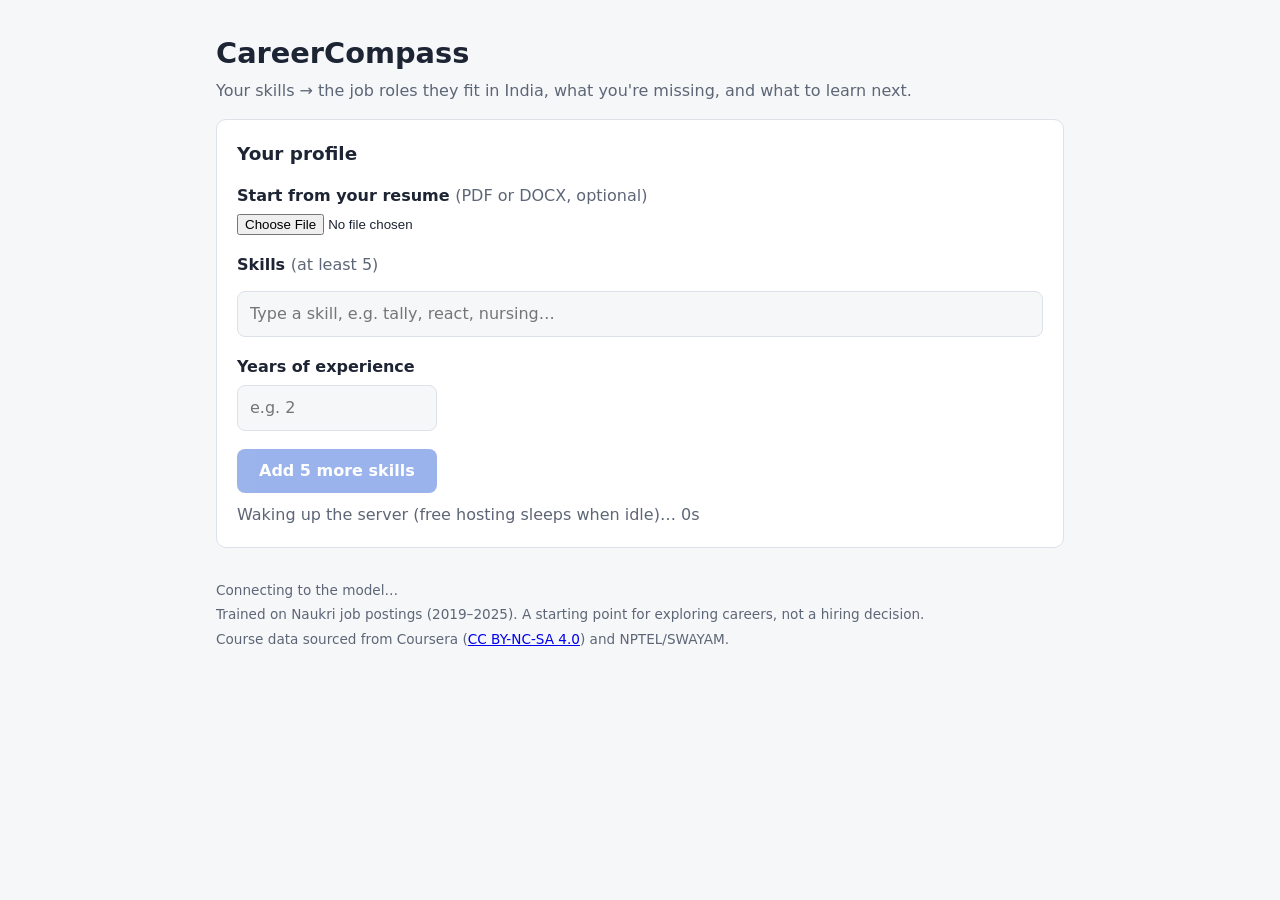
<file: frontend/index.html>
<!doctype html>
<html lang="en">
<head>
  <meta charset="utf-8">
  <meta name="viewport" content="width=device-width, initial-scale=1">
  <title>CareerCompass</title>
  <meta name="description" content="Find job roles that match your skills, see your skill gap and what to learn next.">
  <link rel="icon" href="data:image/svg+xml,%3Csvg xmlns='http://www.w3.org/2000/svg' viewBox='0 0 16 16'%3E%3Ccircle cx='8' cy='8' r='7' fill='%232459d6'/%3E%3C/svg%3E">
  <link rel="stylesheet" href="style.css">
  <!-- config.js sets window.API_URL. Render writes it at deploy time (render.yaml); the committed
       file points at a local API (uv run uvicorn src.serving.app:app). -->
  <script src="config.js"></script>
  <script src="app.js" defer></script>
</head>
<body>
  <header class="site-header">
    <div class="wrap">
      <h1>CareerCompass</h1>
      <p class="tagline">Your skills → the job roles they fit in India, what you're missing, and what to learn next.</p>
    </div>
  </header>

  <main class="wrap">
    <section class="card" aria-labelledby="input-title">
      <h2 id="input-title">Your profile</h2>

      <div class="field">
        <label for="resume">Start from your resume <span class="muted">(PDF or DOCX, optional)</span></label>
        <div class="resume-row">
          <input id="resume" type="file" accept=".pdf,.docx">
          <span id="resume-status" class="muted" aria-live="polite"></span>
        </div>
      </div>

      <div class="field">
        <label for="skill-input">Skills <span class="muted">(at least <span id="min-skills">5</span>)</span></label>
        <div class="chips" id="chips" aria-live="polite"></div>
        <div class="combo">
          <input id="skill-input" type="text" autocomplete="off" placeholder="Type a skill, e.g. tally, react, nursing…"
                 role="combobox" aria-expanded="false" aria-controls="suggestions" aria-autocomplete="list">
          <ul id="suggestions" class="suggestions" role="listbox" hidden></ul>
        </div>
      </div>

      <div class="field narrow">
        <label for="experience">Years of experience</label>
        <input id="experience" type="number" min="0" max="60" step="1" placeholder="e.g. 2">
      </div>

      <button id="analyze" class="primary" disabled>Analyze</button>
      <p id="status" class="status" aria-live="polite"></p>
    </section>

    <section id="results" aria-live="polite" hidden>
      <div id="low-confidence" class="notice" hidden>
        The model isn't very sure about these. Add a few more specific skills for a sharper answer.
      </div>
      <div id="result-cards" class="results"></div>
    </section>
  </main>

  <footer class="wrap footer">
    <p id="model-info" class="muted">Connecting to the model…</p>
    <p class="muted">Trained on Naukri job postings (2019–2025). A starting point for exploring careers, not a hiring decision.</p>
    <p class="muted">Course data sourced from Coursera (<a href="https://creativecommons.org/licenses/by-nc-sa/4.0/" rel="noopener">CC BY-NC-SA 4.0</a>) and NPTEL/SWAYAM.</p>
  </footer>
</body>
</html>
</file>
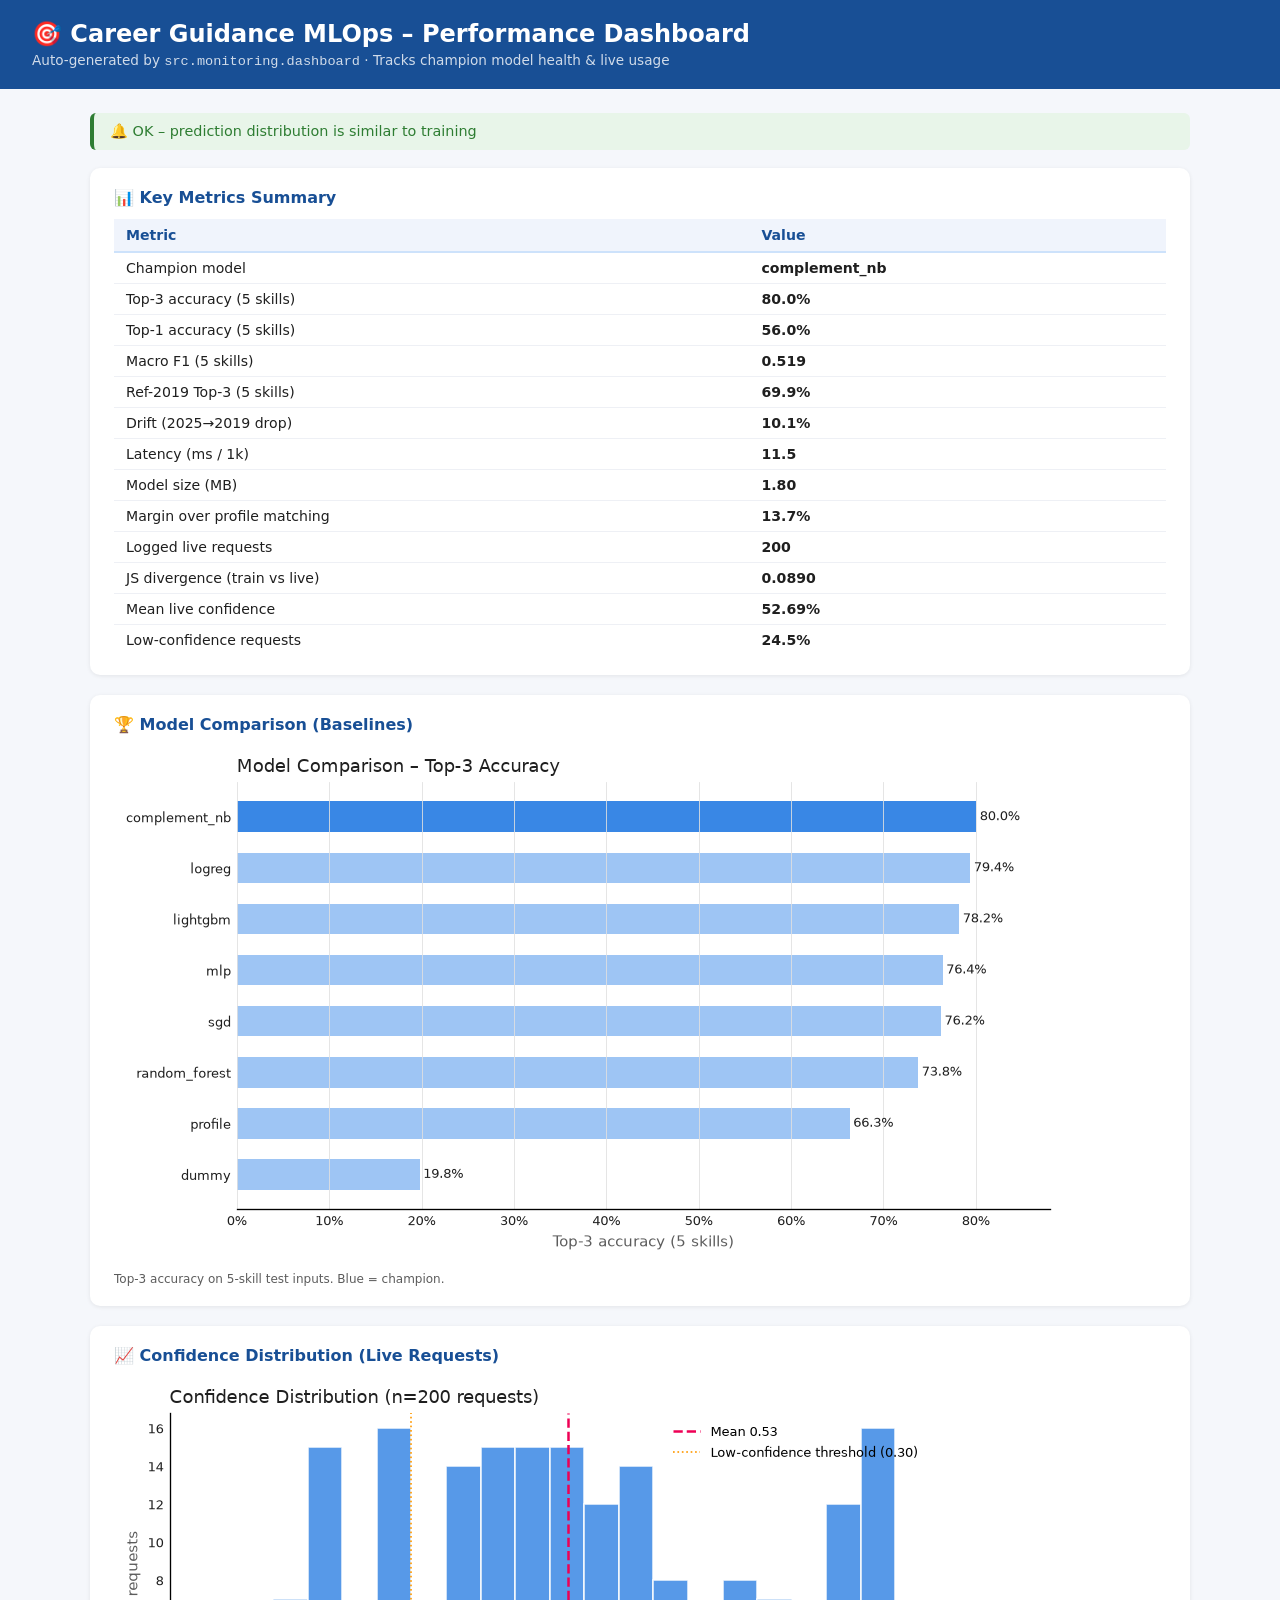
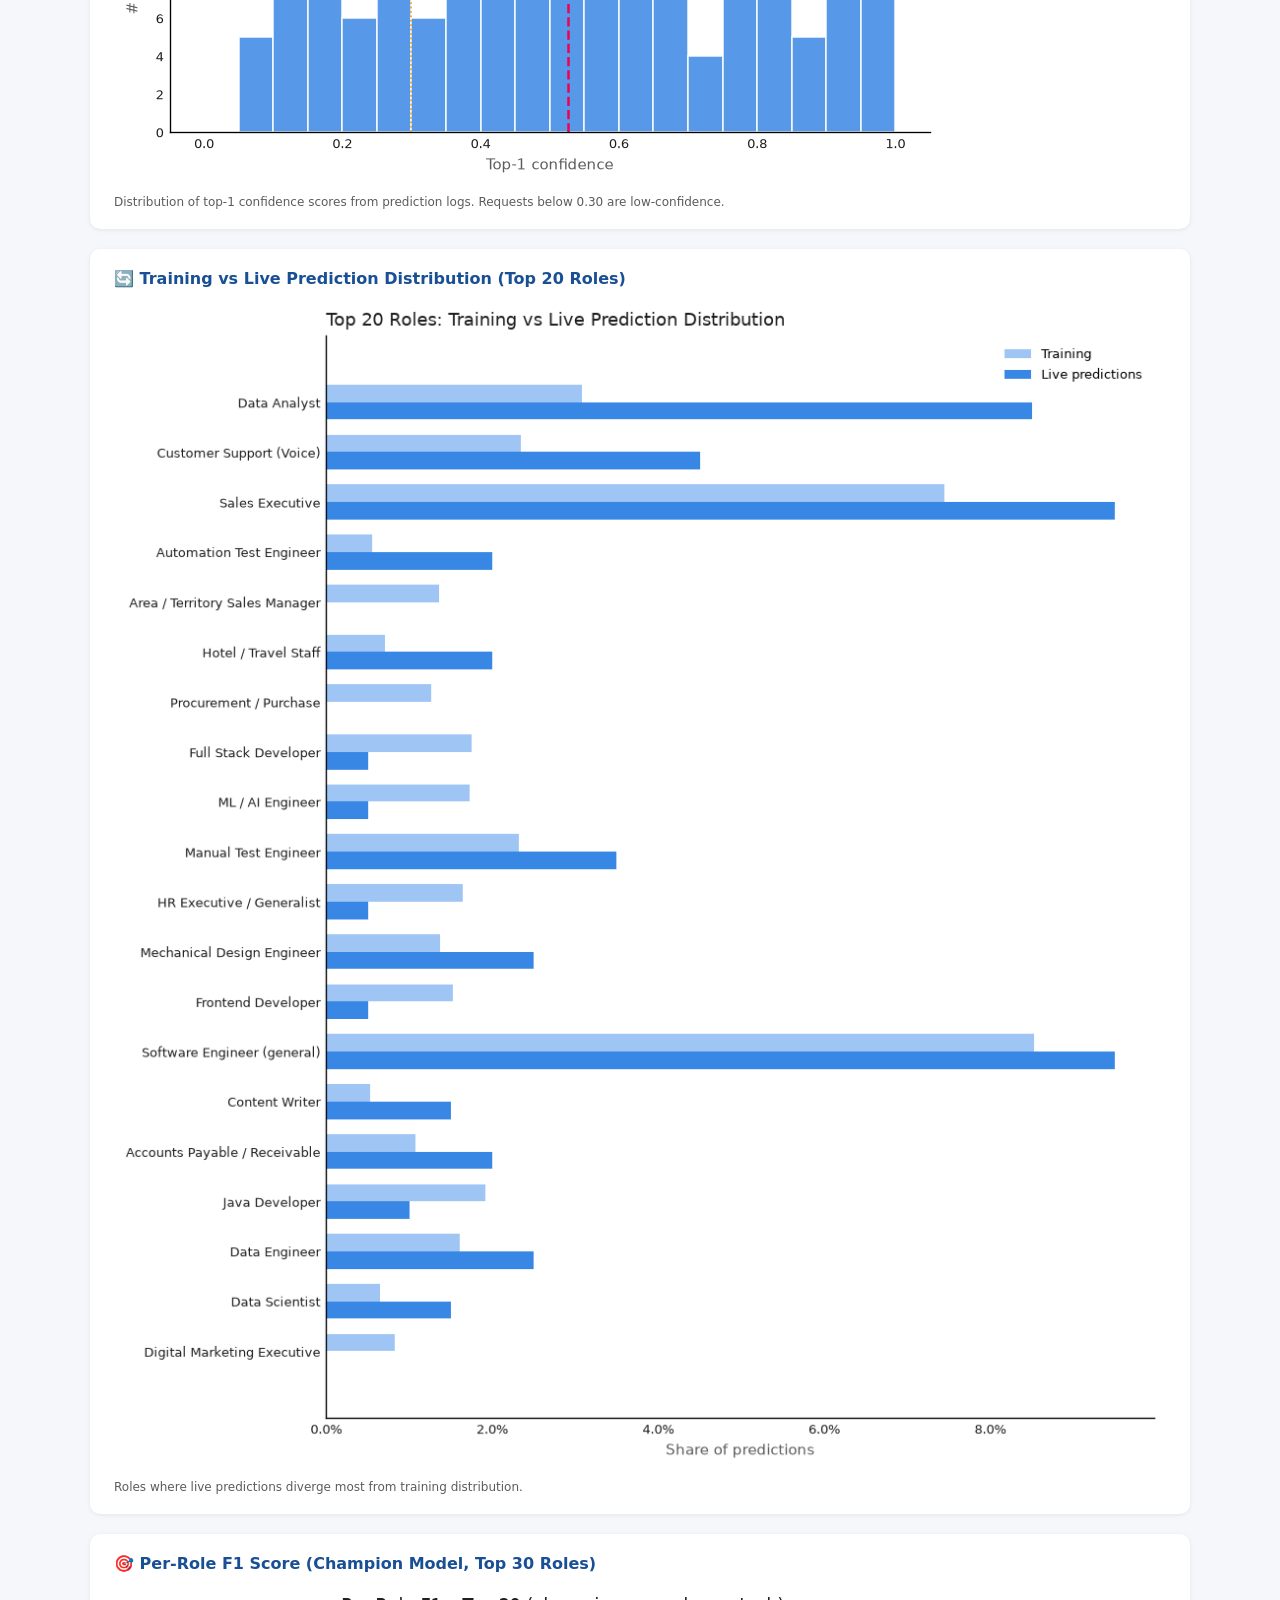
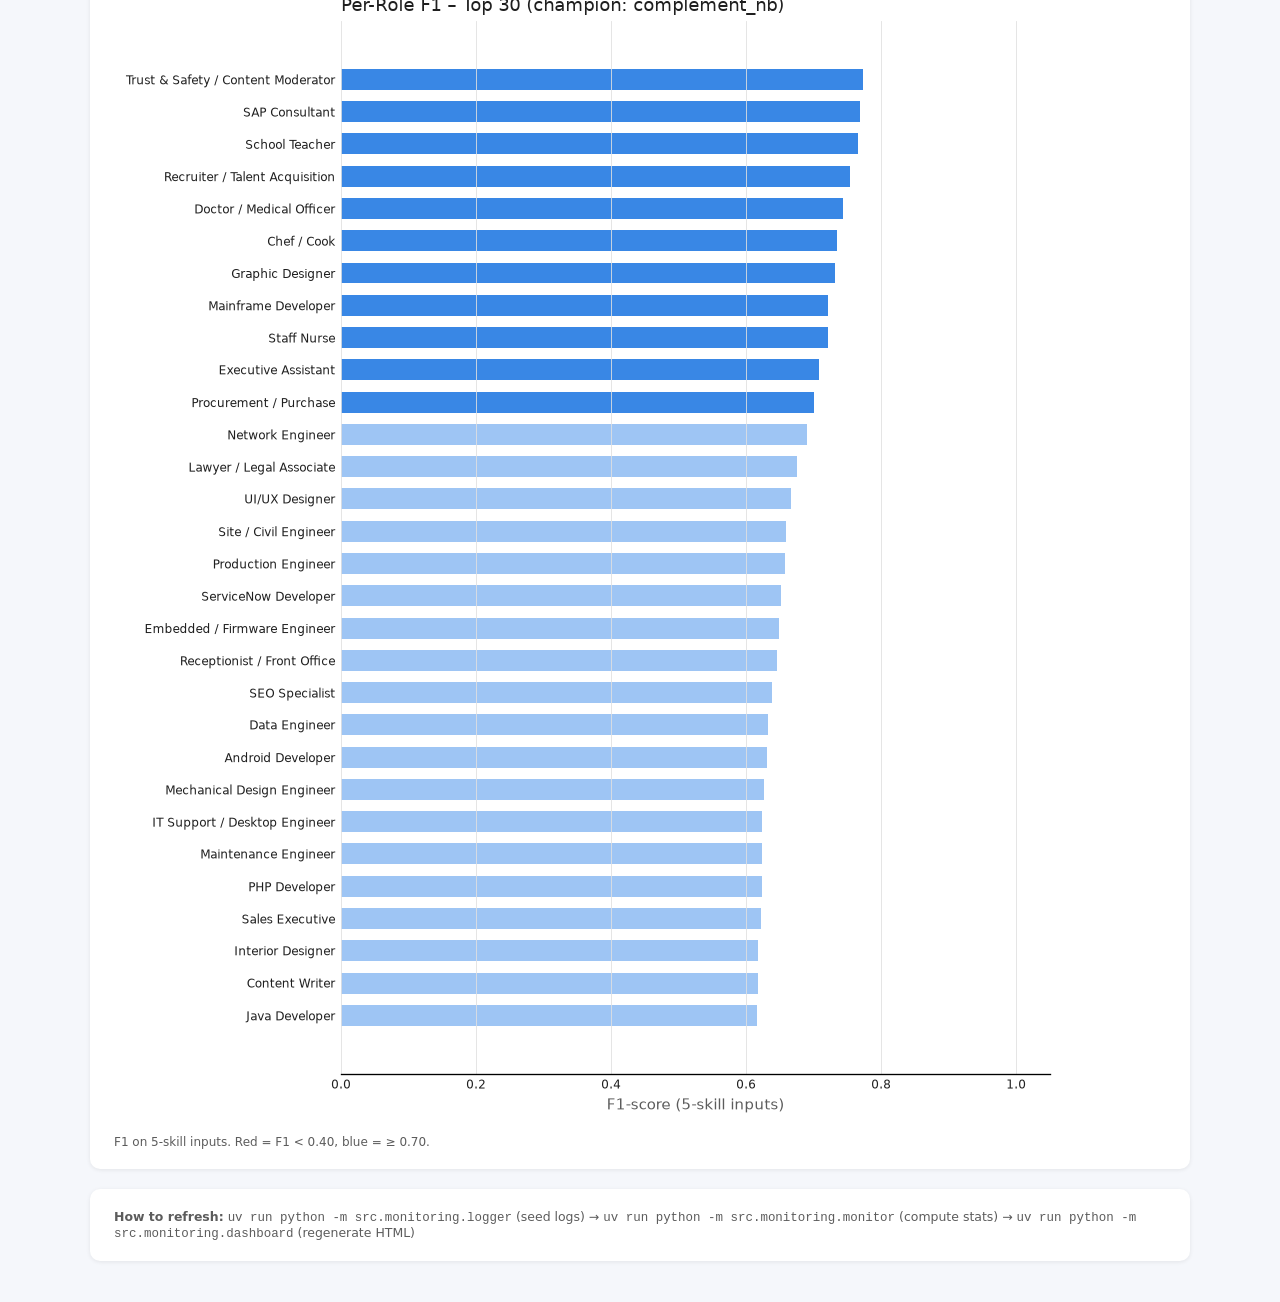
<file: reports/performance_dashboard.html>
<!DOCTYPE html>
<html lang="en">
<head>
<meta charset="utf-8">
<meta name="viewport" content="width=device-width,initial-scale=1">
<title>Career Guidance – Performance Dashboard</title>
<style>
  body { font-family: 'Segoe UI', system-ui, sans-serif; margin: 0; background: #f5f7fb; color: #1f1f1f; }
  header { background: #184f95; color: #fff; padding: 20px 32px; }
  header h1 { margin: 0; font-size: 1.5rem; font-weight: 700; }
  header p  { margin: 4px 0 0; font-size: 0.85rem; opacity: .8; }
  main { max-width: 1100px; margin: 0 auto; padding: 24px 20px; }
  section { background: #fff; border-radius: 10px; padding: 20px 24px; margin-bottom: 20px;
             box-shadow: 0 1px 4px rgba(0,0,0,.08); }
  h2 { font-size: 1rem; font-weight: 600; color: #184f95; margin: 0 0 12px; }
  .caption { font-size: 0.75rem; color: #5c5c5c; margin: 6px 0 0; }
  .warn { color: #c62828; font-size: 0.85rem; }
  .alert { border-radius: 6px; padding: 10px 16px; margin-bottom: 18px; font-size: 0.9rem; font-weight: 500; }
  .alert.critical { background: #fdecea; color: #c62828; border-left: 4px solid #c62828; }
  .alert.warn     { background: #fff8e1; color: #e65100; border-left: 4px solid #e65100; }
  .alert.ok       { background: #e8f5e9; color: #2e7d32; border-left: 4px solid #2e7d32; }
  table.summary { border-collapse: collapse; width: 100%; font-size: 0.88rem; }
  table.summary th { background: #f0f4fc; color: #184f95; padding: 8px 12px; text-align: left; font-weight: 600; border-bottom: 2px solid #cde2fb; }
  table.summary td { padding: 7px 12px; border-bottom: 1px solid #eef0f5; }
  table.summary tr:last-child td { border-bottom: none; }
</style>
</head>
<body>
<header>
  <h1>🎯 Career Guidance MLOps – Performance Dashboard</h1>
  <p>Auto-generated by <code>src.monitoring.dashboard</code> · Tracks champion model health &amp; live usage</p>
</header>
<main>
  <div class='alert ok'>🔔 OK – prediction distribution is similar to training</div>
  <section>
    <h2>📊 Key Metrics Summary</h2>
    <table class='summary'><thead><tr><th>Metric</th><th>Value</th></tr></thead><tbody><tr><td>Champion model</td><td><strong>complement_nb</strong></td></tr><tr><td>Top-3 accuracy (5 skills)</td><td><strong>80.0%</strong></td></tr><tr><td>Top-1 accuracy (5 skills)</td><td><strong>56.0%</strong></td></tr><tr><td>Macro F1 (5 skills)</td><td><strong>0.519</strong></td></tr><tr><td>Ref-2019 Top-3 (5 skills)</td><td><strong>69.9%</strong></td></tr><tr><td>Drift (2025→2019 drop)</td><td><strong>10.1%</strong></td></tr><tr><td>Latency (ms / 1k)</td><td><strong>11.5</strong></td></tr><tr><td>Model size (MB)</td><td><strong>1.80</strong></td></tr><tr><td>Margin over profile matching</td><td><strong>13.7%</strong></td></tr><tr><td>Logged live requests</td><td><strong>200</strong></td></tr><tr><td>JS divergence (train vs live)</td><td><strong>0.0890</strong></td></tr><tr><td>Mean live confidence</td><td><strong>52.69%</strong></td></tr><tr><td>Low-confidence requests</td><td><strong>24.5%</strong></td></tr></tbody></table>
  </section>
  <section><h2>🏆 Model Comparison (Baselines)</h2><img src='[data-uri]' alt='🏆 Model Comparison (Baselines)' style='max-width:100%;border-radius:6px;'><p class=caption>Top-3 accuracy on 5-skill test inputs. Blue = champion.</p></section>

  <section><h2>📈 Confidence Distribution (Live Requests)</h2><img src='[data-uri]' alt='📈 Confidence Distribution (Live Requests)' style='max-width:100%;border-radius:6px;'><p class=caption>Distribution of top-1 confidence scores from prediction logs. Requests below 0.30 are low-confidence.</p></section>

  <section><h2>🔄 Training vs Live Prediction Distribution (Top 20 Roles)</h2><img src='[data-uri]' alt='🔄 Training vs Live Prediction Distribution (Top 20 Roles)' style='max-width:100%;border-radius:6px;'><p class=caption>Roles where live predictions diverge most from training distribution.</p></section>

  <section><h2>🎯 Per-Role F1 Score (Champion Model, Top 30 Roles)</h2><img src='[data-uri]' alt='🎯 Per-Role F1 Score (Champion Model, Top 30 Roles)' style='max-width:100%;border-radius:6px;'><p class=caption>F1 on 5-skill inputs. Red = F1 < 0.40, blue = ≥ 0.70.</p></section>

  <section style="font-size:0.78rem;color:#5c5c5c;">
    <strong>How to refresh:</strong>
    <code>uv run python -m src.monitoring.logger</code> (seed logs) →
    <code>uv run python -m src.monitoring.monitor</code> (compute stats) →
    <code>uv run python -m src.monitoring.dashboard</code> (regenerate HTML)
  </section>
</main>
</body>
</html>
</file>
<file: frontend/style.css>
:root {
  --bg: #f6f7f9;
  --surface: #ffffff;
  --ink: #1d2433;
  --muted: #5d6676;
  --line: #dde1e8;
  --accent: #2459d6;
  --accent-ink: #ffffff;
  --accent-soft: #e6edfc;
  --have: #1f7a4a;
  --have-soft: #e3f4ea;
  --miss: #a1471c;
  --miss-soft: #fbece3;
  --warn-soft: #fff6dd;
  --radius: 10px;
  color-scheme: light;
}
@media (prefers-color-scheme: dark) {
  :root {
    --bg: #12151b;
    --surface: #1b2029;
    --ink: #e6e9ef;
    --muted: #9aa3b2;
    --line: #2d3442;
    --accent: #7ea2ff;
    --accent-ink: #0d1424;
    --accent-soft: #23304d;
    --have: #6fd39b;
    --have-soft: #1c3527;
    --miss: #f0a275;
    --miss-soft: #3b2619;
    --warn-soft: #3a3218;
    color-scheme: dark;
  }
}

* { box-sizing: border-box; }
body {
  margin: 0;
  background: var(--bg);
  color: var(--ink);
  font: 16px/1.5 system-ui, -apple-system, "Segoe UI", Roboto, sans-serif;
}
.wrap { max-width: 880px; margin: 0 auto; padding: 0 16px; }
.muted { color: var(--muted); font-weight: normal; }

.site-header { padding: 32px 0 16px; }
.site-header h1 { margin: 0; font-size: 1.8rem; }
.tagline { margin: 4px 0 0; color: var(--muted); }

.card {
  background: var(--surface);
  border: 1px solid var(--line);
  border-radius: var(--radius);
  padding: 20px;
  margin-bottom: 20px;
}
.card h2 { margin: 0 0 16px; font-size: 1.15rem; }

.field { margin-bottom: 18px; }
.field.narrow { max-width: 200px; }
label { display: block; font-weight: 600; margin-bottom: 6px; }
input[type="text"], input[type="number"] {
  width: 100%;
  padding: 10px 12px;
  font: inherit;
  color: inherit;
  background: var(--bg);
  border: 1px solid var(--line);
  border-radius: 8px;
}
input:focus-visible, button:focus-visible { outline: 2px solid var(--accent); outline-offset: 2px; }
.resume-row { display: flex; flex-wrap: wrap; gap: 10px; align-items: center; }

.combo { position: relative; }
.suggestions {
  position: absolute; z-index: 10; left: 0; right: 0; top: 100%;
  margin: 4px 0 0; padding: 4px; list-style: none;
  background: var(--surface); border: 1px solid var(--line); border-radius: 8px;
  box-shadow: 0 6px 20px rgb(0 0 0 / 0.12);
  max-height: 260px; overflow-y: auto;
}
.suggestions li { padding: 8px 10px; border-radius: 6px; cursor: pointer; }
.suggestions li[aria-selected="true"], .suggestions li:hover { background: var(--accent-soft); }

.chips { display: flex; flex-wrap: wrap; gap: 6px; margin-bottom: 8px; }
.chip {
  display: inline-flex; align-items: center; gap: 4px;
  padding: 3px 4px 3px 10px; border-radius: 999px;
  background: var(--accent-soft); font-size: 0.9rem;
}
.chip button {
  border: 0; background: transparent; color: inherit; cursor: pointer;
  font-size: 1rem; line-height: 1; padding: 2px 6px; border-radius: 999px;
}
.chip button:hover { background: rgb(0 0 0 / 0.08); }

button.primary {
  padding: 10px 22px; font: inherit; font-weight: 600;
  color: var(--accent-ink); background: var(--accent);
  border: 0; border-radius: 8px; cursor: pointer;
}
button.primary:disabled { opacity: 0.45; cursor: not-allowed; }
.status { min-height: 1.5em; margin: 10px 0 0; color: var(--muted); }
.status.error { color: var(--miss); }

.notice { background: var(--warn-soft); border-radius: var(--radius); padding: 12px 16px; margin-bottom: 16px; }
.results { display: grid; gap: 16px; }
.role-head { display: flex; flex-wrap: wrap; justify-content: space-between; gap: 8px; align-items: baseline; }
.role-head h3 { margin: 0; font-size: 1.15rem; }
.family { color: var(--muted); font-size: 0.9rem; }
.meters { display: grid; grid-template-columns: repeat(auto-fit, minmax(220px, 1fr)); gap: 12px 24px; margin: 14px 0; }
.meter-label { display: flex; justify-content: space-between; font-size: 0.9rem; }
.bar { height: 8px; background: var(--line); border-radius: 999px; overflow: hidden; margin-top: 4px; }
.bar > span { display: block; height: 100%; background: var(--accent); border-radius: 999px; }
.skill-list { display: flex; flex-wrap: wrap; gap: 6px; margin: 6px 0 12px; padding: 0; list-style: none; }
.skill-list li { padding: 2px 10px; border-radius: 999px; font-size: 0.85rem; }
.skill-list.have li { background: var(--have-soft); color: var(--have); }
.skill-list.missing li { background: var(--miss-soft); color: var(--miss); }
.subhead { font-size: 0.9rem; font-weight: 600; margin: 8px 0 0; }
.path { margin: 6px 0 0; padding-left: 22px; }
.path li { margin-bottom: 4px; }
.path .why { color: var(--muted); font-size: 0.85rem; }
.courses { list-style: none; margin: 2px 0 6px; padding: 0; font-size: 0.85rem; }
.courses li { margin: 2px 0; overflow-wrap: anywhere; }
.courses a { color: var(--accent); }
.courses .provider { color: var(--muted); }
.footer { padding: 8px 16px 32px; font-size: 0.85rem; }
.footer p { margin: 4px 0; }
</file>
